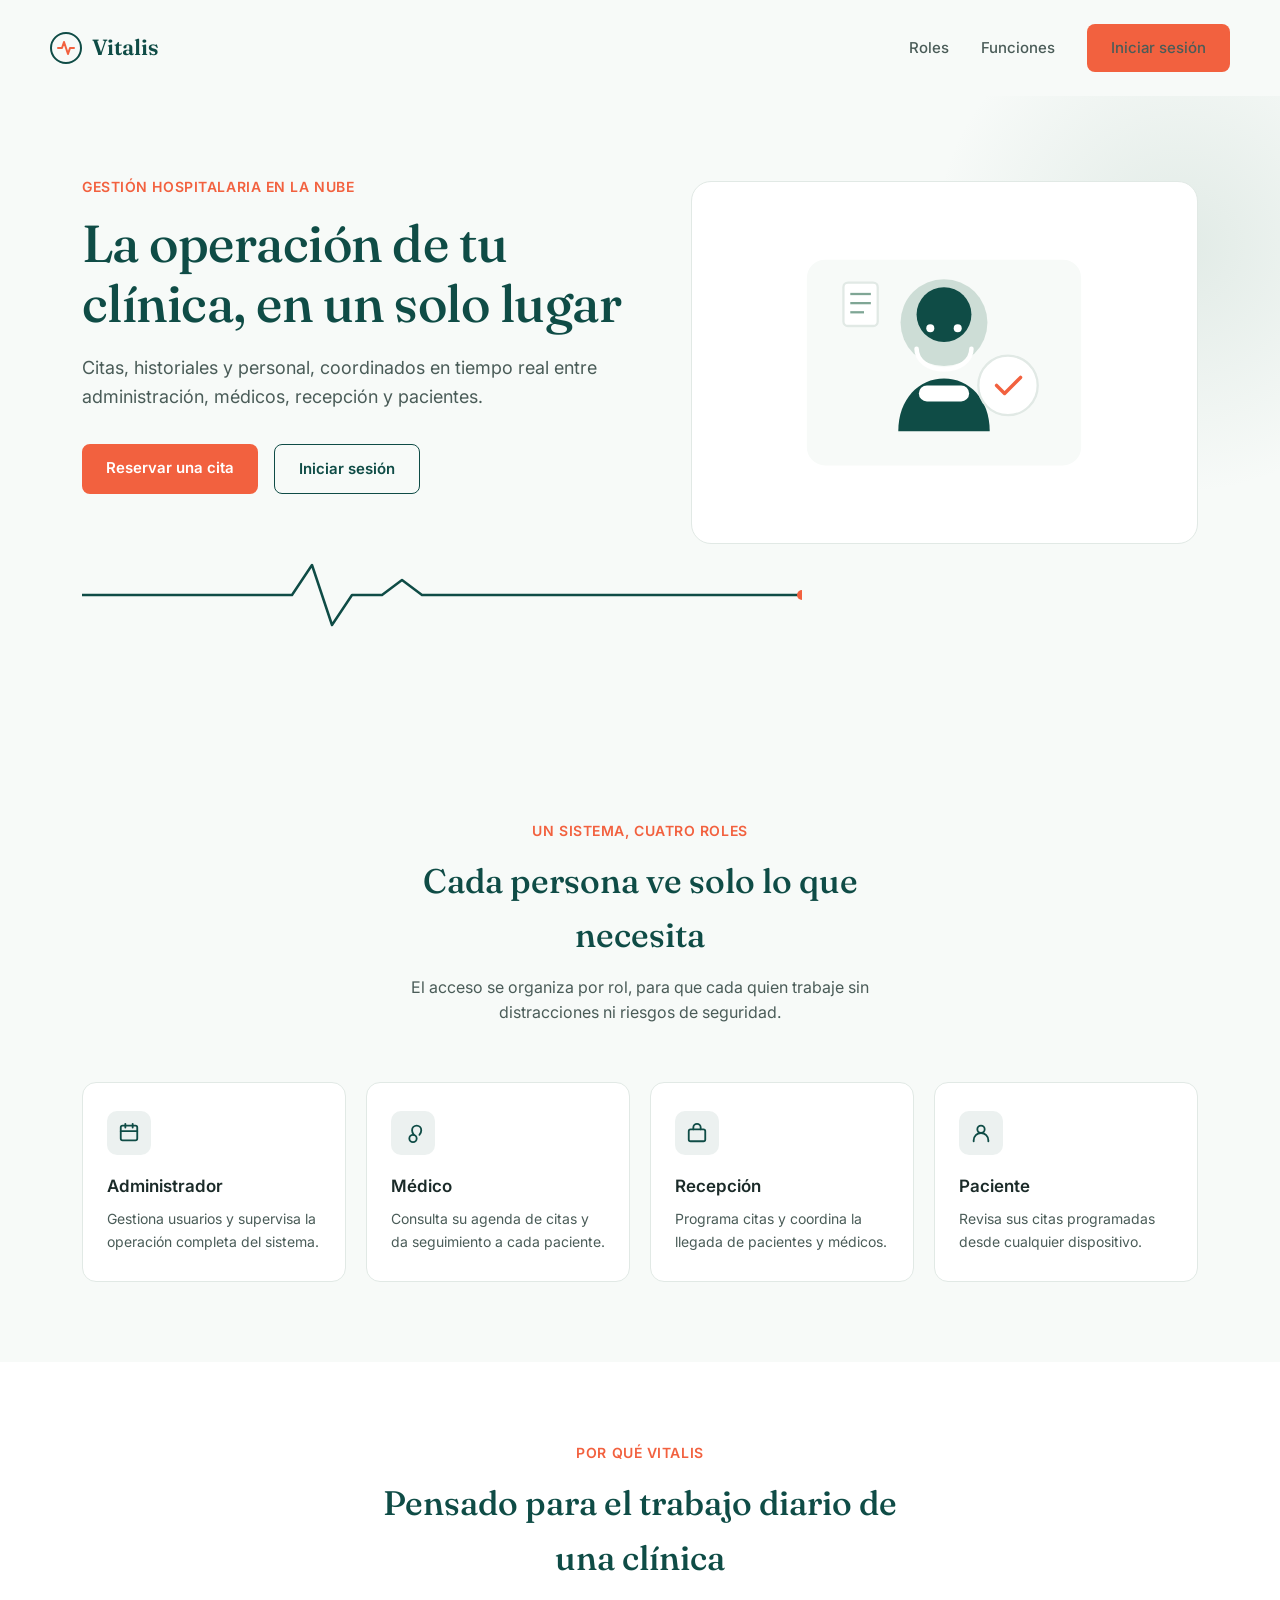
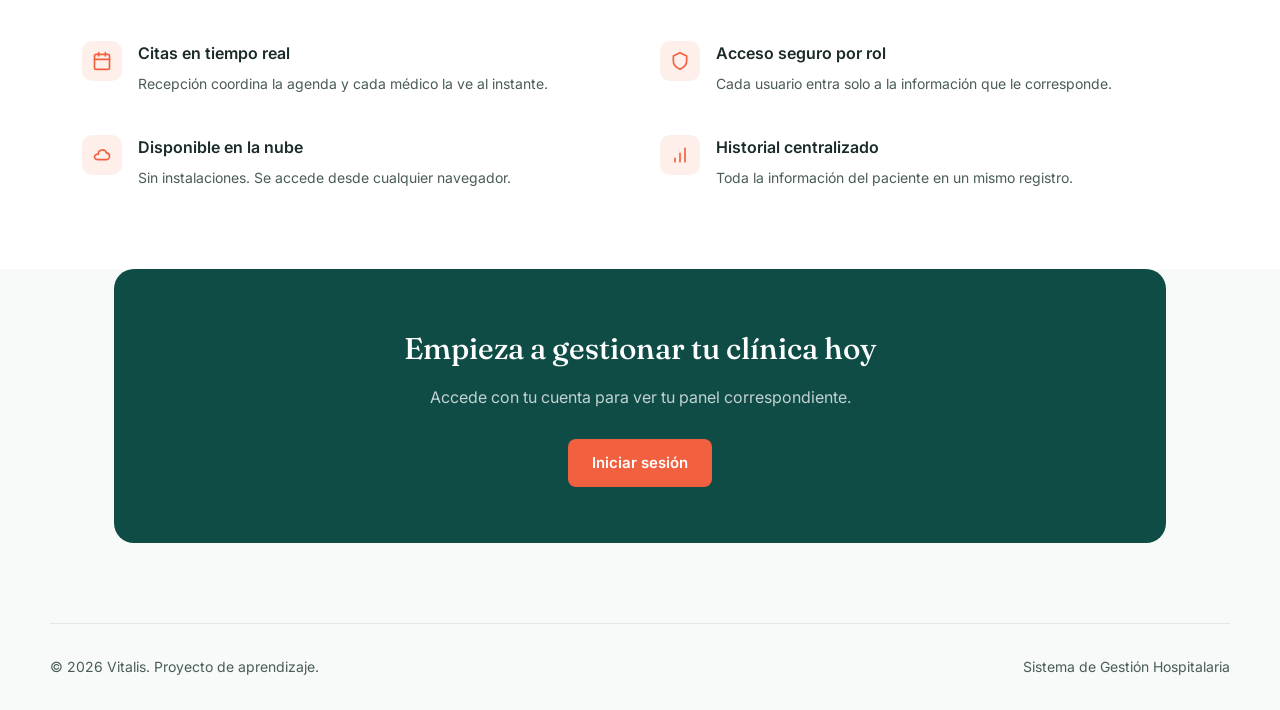
<file: frontend/index.html>
<!DOCTYPE html>
<html lang="es">
<head>
    <meta charset="UTF-8">
    <meta name="viewport" content="width=device-width, initial-scale=1.0">
    <title>Vitalis — Sistema de Gestión Hospitalaria</title>
    <link rel="stylesheet" href="css/landing.css">
</head>
<body>

    <header class="envoltorio encabezado">
        <div class="marca">
            <svg class="marca-icono" viewBox="0 0 32 32" fill="none" xmlns="http://www.w3.org/2000/svg">
                <circle cx="16" cy="16" r="15" stroke="#0F4C46" stroke-width="2"/>
                <path d="M8 16H12L14 10L18 22L20 16H24" stroke="#F2613F" stroke-width="2" stroke-linecap="round" stroke-linejoin="round"/>
            </svg>
            Vitalis
        </div>
        <nav class="nav-links">
            <a href="#roles">Roles</a>
            <a href="#funciones">Funciones</a>
            <a href="login.html" class="boton-primario">Iniciar sesión</a>
        </nav>
    </header>

    <section class="hero">
        <div class="hero-forma"></div>
        <div class="envoltorio">
            <div class="hero-grid">
                <div class="hero-contenido">
                    <span class="hero-eyebrow">Gestión hospitalaria en la nube</span>
                    <h1>La operación de tu clínica, en un solo lugar</h1>
                    <p>Citas, historiales y personal, coordinados en tiempo real entre administración, médicos, recepción y pacientes.</p>
                    <div class="hero-botones">
                        <a href="registro.html" class="boton-primario">Reservar una cita</a>
                        <a href="login.html" class="boton-secundario">Iniciar sesión</a>
                    </div>
                </div>
                <div class="hero-ilustracion">
                    <svg viewBox="0 0 280 260" fill="none" xmlns="http://www.w3.org/2000/svg">
                        <rect x="20" y="40" width="240" height="180" rx="16" fill="#F7FAF8"/>
                        <circle cx="140" cy="95" r="38" fill="#7FA695" opacity="0.35"/>
                        <circle cx="140" cy="88" r="24" fill="#0F4C46"/>
                        <path d="M100 190c0-28 18-46 40-46s40 18 40 46" fill="#0F4C46"/>
                        <rect x="118" y="150" width="44" height="14" rx="7" fill="white"/>
                        <path d="M116 118c0 10 10 18 24 18s24-8 24-18" stroke="white" stroke-width="4" stroke-linecap="round" fill="none"/>
                        <circle cx="128" cy="100" r="3.5" fill="white"/>
                        <circle cx="152" cy="100" r="3.5" fill="white"/>
                        <circle cx="196" cy="150" r="26" fill="white" stroke="#E1E9E5" stroke-width="2"/>
                        <path d="M186 150l7 7 14-14" stroke="#F2613F" stroke-width="3" stroke-linecap="round" stroke-linejoin="round" fill="none"/>
                        <rect x="52" y="60" width="30" height="38" rx="4" fill="white" stroke="#E1E9E5" stroke-width="2"/>
                        <line x1="58" y1="70" x2="76" y2="70" stroke="#7FA695" stroke-width="2"/>
                        <line x1="58" y1="78" x2="76" y2="78" stroke="#7FA695" stroke-width="2"/>
                        <line x1="58" y1="86" x2="70" y2="86" stroke="#7FA695" stroke-width="2"/>
                    </svg>
                </div>
            </div>
            <div class="pulso-contenedor">
                <svg class="pulso-linea" viewBox="0 0 720 90" preserveAspectRatio="none">
                    <path class="pulso-path" d="M0,45 L180,45 L210,45 L230,15 L250,75 L270,45 L300,45 L320,30 L340,45 L720,45" />
                    <circle class="pulso-punto" cx="720" cy="45" r="5" />
                </svg>
            </div>
        </div>
    </section>

    <section class="seccion" id="roles">
        <div class="envoltorio">
            <div class="seccion-titulo">
                <span class="seccion-eyebrow">Un sistema, cuatro roles</span>
                <h2>Cada persona ve solo lo que necesita</h2>
                <p>El acceso se organiza por rol, para que cada quien trabaje sin distracciones ni riesgos de seguridad.</p>
            </div>
            <div class="tarjetas-roles">
                <div class="tarjeta-rol">
                    <div class="tarjeta-rol-icono">
                        <svg viewBox="0 0 24 24" fill="none" stroke-width="2" stroke-linecap="round" stroke-linejoin="round"><rect x="3" y="4" width="18" height="16" rx="2"/><path d="M8 2v4M16 2v4M3 10h18"/></svg>
                    </div>
                    <h3>Administrador</h3>
                    <p>Gestiona usuarios y supervisa la operación completa del sistema.</p>
                </div>
                <div class="tarjeta-rol">
                    <div class="tarjeta-rol-icono">
                        <svg viewBox="0 0 24 24" fill="none" stroke-width="2" stroke-linecap="round" stroke-linejoin="round"><path d="M19 14c1.5-1.5 2-3 2-5a5 5 0 0 0-10 0c0 2 .5 3.5 2 5"/><circle cx="12" cy="18" r="4"/></svg>
                    </div>
                    <h3>Médico</h3>
                    <p>Consulta su agenda de citas y da seguimiento a cada paciente.</p>
                </div>
                <div class="tarjeta-rol">
                    <div class="tarjeta-rol-icono">
                        <svg viewBox="0 0 24 24" fill="none" stroke-width="2" stroke-linecap="round" stroke-linejoin="round"><rect x="3" y="8" width="18" height="13" rx="2"/><path d="M8 8V6a4 4 0 0 1 8 0v2"/></svg>
                    </div>
                    <h3>Recepción</h3>
                    <p>Programa citas y coordina la llegada de pacientes y médicos.</p>
                </div>
                <div class="tarjeta-rol">
                    <div class="tarjeta-rol-icono">
                        <svg viewBox="0 0 24 24" fill="none" stroke-width="2" stroke-linecap="round" stroke-linejoin="round"><circle cx="12" cy="8" r="4"/><path d="M4 21v-1a8 8 0 0 1 16 0v1"/></svg>
                    </div>
                    <h3>Paciente</h3>
                    <p>Revisa sus citas programadas desde cualquier dispositivo.</p>
                </div>
            </div>
        </div>
    </section>

    <section class="seccion seccion-alterna" id="funciones">
        <div class="envoltorio">
            <div class="seccion-titulo">
                <span class="seccion-eyebrow">Por qué Vitalis</span>
                <h2>Pensado para el trabajo diario de una clínica</h2>
            </div>
            <div class="grid-features">
                <div class="feature-item">
                    <div class="feature-icono">
                        <svg viewBox="0 0 24 24" fill="none" stroke-width="2" stroke-linecap="round" stroke-linejoin="round"><rect x="3" y="4" width="18" height="18" rx="2"/><path d="M16 2v4M8 2v4M3 10h18"/></svg>
                    </div>
                    <div class="feature-texto">
                        <h3>Citas en tiempo real</h3>
                        <p>Recepción coordina la agenda y cada médico la ve al instante.</p>
                    </div>
                </div>
                <div class="feature-item">
                    <div class="feature-icono">
                        <svg viewBox="0 0 24 24" fill="none" stroke-width="2" stroke-linecap="round" stroke-linejoin="round"><path d="M12 2l8 4v6c0 5-3.5 8-8 10-4.5-2-8-5-8-10V6z"/></svg>
                    </div>
                    <div class="feature-texto">
                        <h3>Acceso seguro por rol</h3>
                        <p>Cada usuario entra solo a la información que le corresponde.</p>
                    </div>
                </div>
                <div class="feature-item">
                    <div class="feature-icono">
                        <svg viewBox="0 0 24 24" fill="none" stroke-width="2" stroke-linecap="round" stroke-linejoin="round"><path d="M3 15a4 4 0 0 1 4-4h.5a5 5 0 0 1 9.8-1.5A4 4 0 0 1 21 13.5a4 4 0 0 1-4 4H7a4 4 0 0 1-4-2.5z"/></svg>
                    </div>
                    <div class="feature-texto">
                        <h3>Disponible en la nube</h3>
                        <p>Sin instalaciones. Se accede desde cualquier navegador.</p>
                    </div>
                </div>
                <div class="feature-item">
                    <div class="feature-icono">
                        <svg viewBox="0 0 24 24" fill="none" stroke-width="2" stroke-linecap="round" stroke-linejoin="round"><path d="M12 20V10M18 20V4M6 20v-4"/></svg>
                    </div>
                    <div class="feature-texto">
                        <h3>Historial centralizado</h3>
                        <p>Toda la información del paciente en un mismo registro.</p>
                    </div>
                </div>
            </div>
        </div>
    </section>

    <section class="envoltorio">
        <div class="cta-final">
            <h2>Empieza a gestionar tu clínica hoy</h2>
            <p>Accede con tu cuenta para ver tu panel correspondiente.</p>
            <a href="login.html" class="boton-primario">Iniciar sesión</a>
        </div>
    </section>

    <footer class="envoltorio pie">
        <span class="pie-texto">© 2026 Vitalis. Proyecto de aprendizaje.</span>
        <span class="pie-texto">Sistema de Gestión Hospitalaria</span>
    </footer>

</body>
</html>
</file>
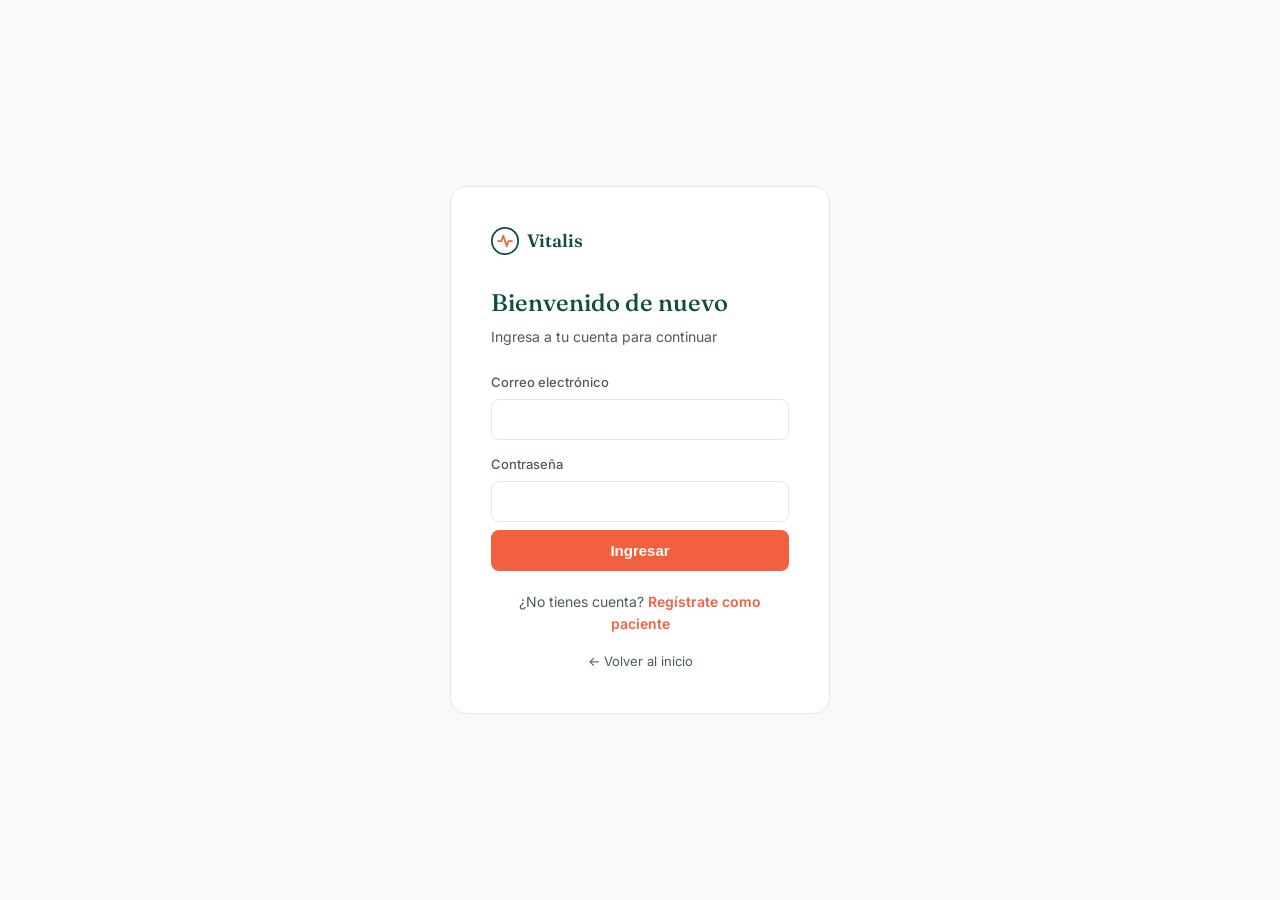
<file: frontend/admin.html>
<!DOCTYPE html>
<html lang="es">
<head>
    <meta charset="UTF-8">
    <title>Panel Administrador — Vitalis</title>
    <link rel="stylesheet" href="css/landing.css">
    <link rel="stylesheet" href="css/panel-vitalis.css">
</head>
<body>
    <header class="panel-header">
        <div class="panel-marca">
            <svg viewBox="0 0 32 32" fill="none" xmlns="http://www.w3.org/2000/svg" width="24" height="24">
                <circle cx="16" cy="16" r="15" stroke="#0F4C46" stroke-width="2"/>
                <path d="M8 16H12L14 10L18 22L20 16H24" stroke="#F2613F" stroke-width="2" stroke-linecap="round" stroke-linejoin="round"/>
            </svg>
            Vitalis
        </div>
        <div class="panel-usuario">
            <span class="panel-usuario-nombre" id="bienvenida"></span>
            <button class="boton-salir" onclick="cerrarSesion()">Cerrar sesión</button>
        </div>
    </header>

    <main class="panel-cuerpo" style="max-width:1040px;">
        <div class="panel-grid">
            <div class="panel-principal">

        <div class="dashboard-stats">
            <div class="stat-tarjeta">
                <div class="stat-numero" id="stat-usuarios">-</div>
                <div class="stat-etiqueta">Usuarios totales</div>
            </div>
            <div class="stat-tarjeta">
                <div class="stat-numero" id="stat-pacientes">-</div>
                <div class="stat-etiqueta">Pacientes</div>
            </div>
            <div class="stat-tarjeta">
                <div class="stat-numero" id="stat-citas">-</div>
                <div class="stat-etiqueta">Citas totales</div>
            </div>
            <div class="stat-tarjeta">
                <div class="stat-numero" id="stat-ingresos">-</div>
                <div class="stat-etiqueta">Ingresos cobrados</div>
            </div>
        </div>

        <div style="display:flex; justify-content:space-between; align-items:center; margin-bottom:18px;">
            <div class="seccion-historial-titulo" style="margin-bottom:0;">
                <svg viewBox="0 0 24 24" fill="none" stroke-width="2" stroke-linecap="round" stroke-linejoin="round"><rect x="3" y="4" width="18" height="16" rx="2"/><path d="M8 2v4M16 2v4M3 10h18"/></svg>
                <h2>Usuarios del sistema</h2>
            </div>
            <button class="boton-primario" onclick="abrirModalUsuario()">+ Nuevo usuario</button>
        </div>

        <div class="filtro-estado">
            <button class="filtro-boton activo" data-rol="todos" onclick="filtrarUsuarios('todos', this)">Todos</button>
            <button class="filtro-boton" data-rol="Administrador" onclick="filtrarUsuarios('Administrador', this)">Administradores</button>
            <button class="filtro-boton" data-rol="Médico" onclick="filtrarUsuarios('Médico', this)">Médicos</button>
            <button class="filtro-boton" data-rol="Recepción" onclick="filtrarUsuarios('Recepción', this)">Recepción</button>
            <button class="filtro-boton" data-rol="Paciente" onclick="filtrarUsuarios('Paciente', this)">Pacientes</button>
        </div>

        <div class="lista-agenda-scroll" style="max-height:480px;">
            <table class="tabla-usuarios">
                <thead>
                    <tr>
                        <th>Nombre</th>
                        <th>Email</th>
                        <th>Rol</th>
                        <th>Estado</th>
                        <th>Acciones</th>
                    </tr>
                </thead>
                <tbody id="cuerpo-tabla-usuarios">
                    <tr><td colspan="5">Cargando usuarios...</td></tr>
                </tbody>
            </table>
        </div>

            </div>

            <aside class="sidebar-sticky">
                <div class="sidebar-campania">
                    <span class="sidebar-campania-badge">Resumen</span>
                    <h3>Panel de control general</h3>
                    <p>Supervisa usuarios, citas e ingresos desde un solo lugar.</p>
                </div>
                <div class="sidebar-info">
                    <h4>Buenas practicas</h4>
                    <div class="sidebar-info-item">
                        <svg viewBox="0 0 24 24" fill="none" stroke-width="2" stroke-linecap="round" stroke-linejoin="round"><path d="M12 2l8 4v6c0 5-3.5 8-8 10-4.5-2-8-5-8-10V6z"/></svg>
                        Verifica credenciales antes de registrar personal
                    </div>
                    <div class="sidebar-info-item">
                        <svg viewBox="0 0 24 24" fill="none" stroke-width="2" stroke-linecap="round" stroke-linejoin="round"><circle cx="12" cy="12" r="9"/><path d="M12 7v5l3 3"/></svg>
                        Desactiva cuentas en vez de eliminarlas
                    </div>
                </div>
            </aside>
        </div>
    </main>

    <div class="modal-fondo" id="modal-usuario">
        <div class="modal-caja">
            <h3>Registrar nuevo usuario</h3>
            <form id="form-usuario">
                <label for="email">Correo electrónico</label>
                <input type="email" id="email" required style="width:100%; padding:10px 12px; border:1px solid var(--borde); border-radius:8px; font-size:14px;">

                <label for="password">Contraseña temporal</label>
                <input type="password" id="password" required style="width:100%; padding:10px 12px; border:1px solid var(--borde); border-radius:8px; font-size:14px;">

                <label for="nombre_completo">Nombre completo</label>
                <input type="text" id="nombre_completo" required style="width:100%; padding:10px 12px; border:1px solid var(--borde); border-radius:8px; font-size:14px;">

                <label for="rol_id">Rol</label>
                <select id="rol_id" required style="width:100%; padding:10px 12px; border:1px solid var(--borde); border-radius:8px; font-size:14px;">
                    <option value="">Selecciona un rol</option>
                    <option value="1">Administrador</option>
                    <option value="2">Médico</option>
                    <option value="3">Recepción</option>
                    <option value="4">Paciente</option>
                </select>

                <div id="campos-medico" style="display:none;">
                    <label for="especialidad">Especialidad</label>
                    <input type="text" id="especialidad" style="width:100%; padding:10px 12px; border:1px solid var(--borde); border-radius:8px; font-size:14px;">
                    <label for="colegiatura">Colegiatura</label>
                    <input type="text" id="colegiatura" style="width:100%; padding:10px 12px; border:1px solid var(--borde); border-radius:8px; font-size:14px;">
                </div>

                <div id="campos-paciente" style="display:none;">
                    <label for="fecha_nacimiento">Fecha de nacimiento</label>
                    <input type="date" id="fecha_nacimiento" style="width:100%; padding:10px 12px; border:1px solid var(--borde); border-radius:8px; font-size:14px;">
                    <label for="telefono">Teléfono</label>
                    <input type="text" id="telefono" style="width:100%; padding:10px 12px; border:1px solid var(--borde); border-radius:8px; font-size:14px;">
                </div>

                <p id="mensaje-resultado" style="font-size:13px; margin-top:10px;"></p>

                <div class="modal-botones">
                    <button type="submit" class="boton-primario" style="flex:1;">Registrar</button>
                    <button type="button" class="boton-cerrar-modal" onclick="cerrarModalUsuario()">Cancelar</button>
                </div>
            </form>
        </div>
    </div>

    <div class="modal-fondo" id="modal-editar">
        <div class="modal-caja">
            <h3>Editar usuario</h3>
            <form id="form-editar">
                <label for="editar_nombre">Nombre completo</label>
                <input type="text" id="editar_nombre" required style="width:100%; padding:10px 12px; border:1px solid var(--borde); border-radius:8px; font-size:14px;">

                <div id="editar-campos-medico" style="display:none;">
                    <label for="editar_especialidad">Especialidad</label>
                    <input type="text" id="editar_especialidad" style="width:100%; padding:10px 12px; border:1px solid var(--borde); border-radius:8px; font-size:14px;">
                    <label for="editar_colegiatura">Colegiatura</label>
                    <input type="text" id="editar_colegiatura" style="width:100%; padding:10px 12px; border:1px solid var(--borde); border-radius:8px; font-size:14px;">
                </div>

                <div id="editar-campos-paciente" style="display:none;">
                    <label for="editar_telefono">Teléfono</label>
                    <input type="text" id="editar_telefono" style="width:100%; padding:10px 12px; border:1px solid var(--borde); border-radius:8px; font-size:14px;">
                    <label for="editar_fecha_nacimiento">Fecha de nacimiento</label>
                    <input type="date" id="editar_fecha_nacimiento" style="width:100%; padding:10px 12px; border:1px solid var(--borde); border-radius:8px; font-size:14px;">
                </div>

                <p id="editar_mensaje" style="font-size:13px; margin-top:10px;"></p>

                <div class="modal-botones">
                    <button type="submit" class="boton-primario" style="flex:1;">Guardar cambios</button>
                    <button type="button" class="boton-cerrar-modal" onclick="cerrarModalEditar()">Cancelar</button>
                </div>
            </form>
        </div>
    </div>

    <script src="js/comun.js"></script>
    <script src="js/admin.js"></script>
</body>
</html>
</file>
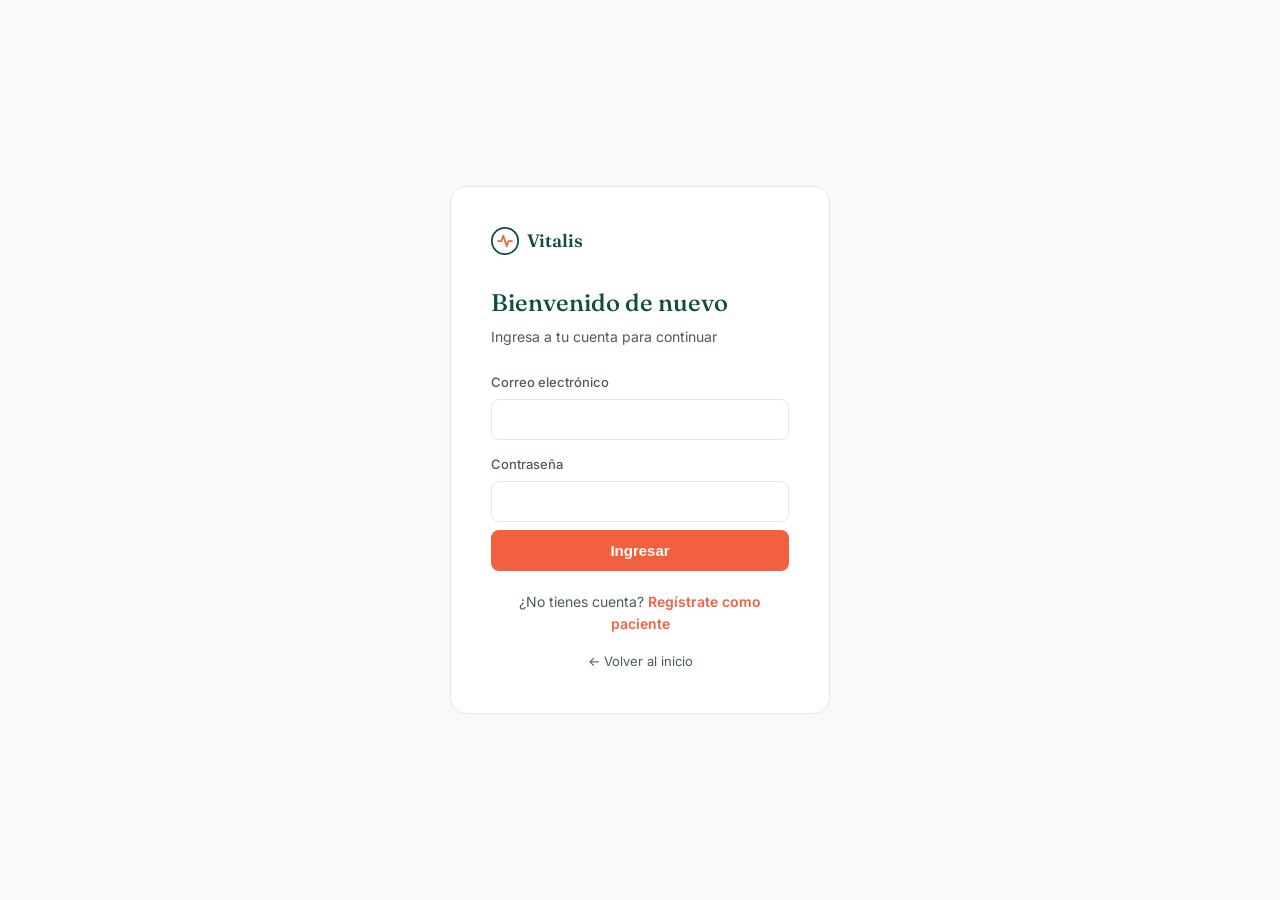
<file: frontend/login.html>
<!DOCTYPE html>
<html lang="es">
<head>
    <meta charset="UTF-8">
    <title>Iniciar sesión — Vitalis</title>
    <link rel="stylesheet" href="css/landing.css">
    <link rel="stylesheet" href="css/login.css">
</head>
<body>
    <div class="pagina-login">
        <div class="login-tarjeta">
            <div class="login-marca">
                <svg viewBox="0 0 32 32" fill="none" xmlns="http://www.w3.org/2000/svg" width="28" height="28">
                    <circle cx="16" cy="16" r="15" stroke="#0F4C46" stroke-width="2"/>
                    <path d="M8 16H12L14 10L18 22L20 16H24" stroke="#F2613F" stroke-width="2" stroke-linecap="round" stroke-linejoin="round"/>
                </svg>
                Vitalis
            </div>
            <h1>Bienvenido de nuevo</h1>
            <p class="login-subtitulo">Ingresa a tu cuenta para continuar</p>

            <form id="form-login">
                <label for="email">Correo electrónico</label>
                <input type="email" id="email" required>

                <label for="password">Contraseña</label>
                <input type="password" id="password" required>

                <button type="submit" class="boton-primario" style="width:100%; margin-top:8px;">Ingresar</button>
            </form>
            <p id="mensaje-error"></p>

            <p class="login-registro">¿No tienes cuenta? <a href="registro.html">Regístrate como paciente</a></p>
            <p class="login-volver"><a href="index.html">← Volver al inicio</a></p>
        </div>
    </div>

    <script src="js/login.js"></script>
</body>
</html>
</file>
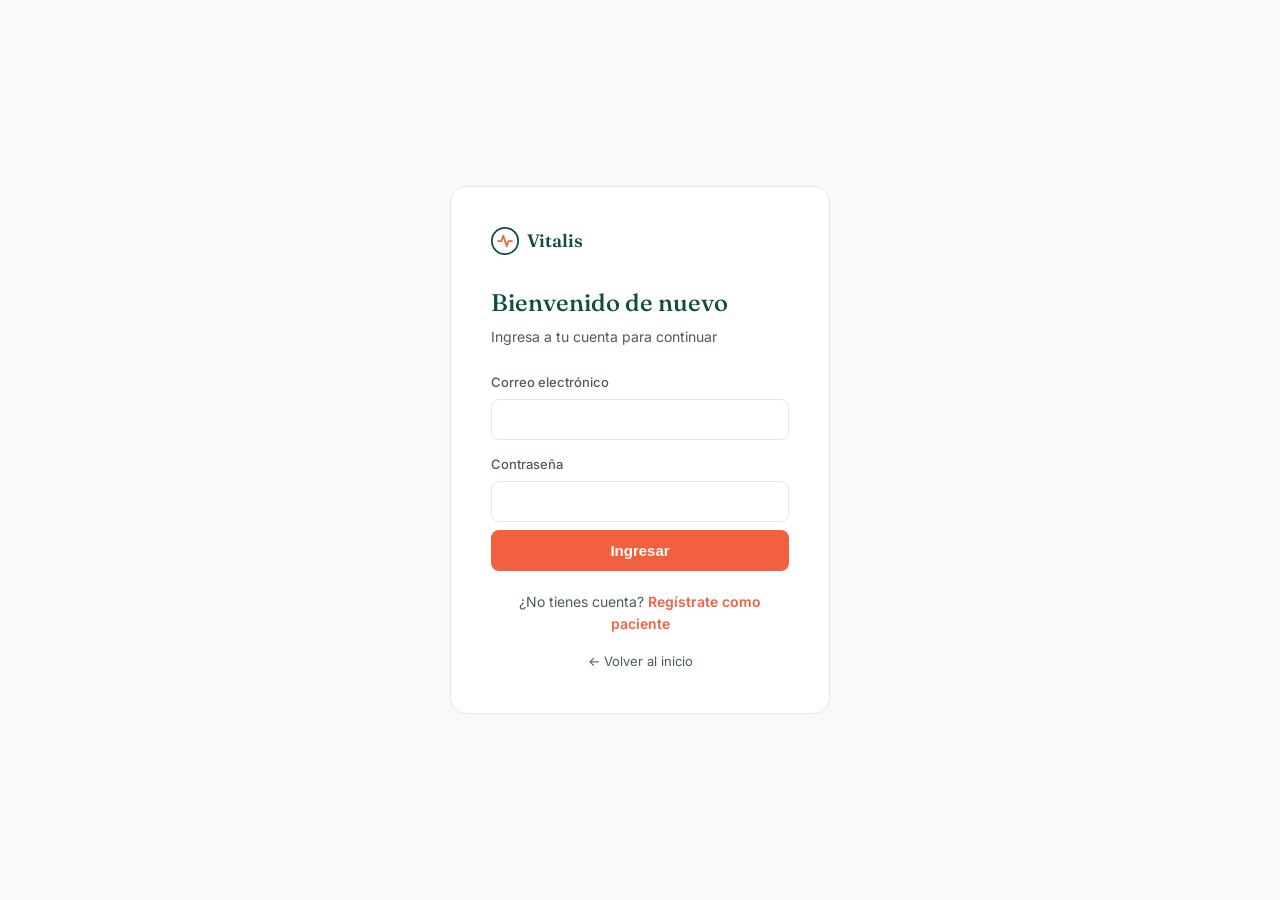
<file: frontend/medico.html>
<!DOCTYPE html>
<html lang="es">
<head>
    <meta charset="UTF-8">
    <title>Mi Agenda — Vitalis</title>
    <link rel="stylesheet" href="css/landing.css">
    <link rel="stylesheet" href="css/panel-vitalis.css">
</head>
<body>
    <header class="panel-header">
        <div class="panel-marca">
            <svg viewBox="0 0 32 32" fill="none" xmlns="http://www.w3.org/2000/svg" width="24" height="24">
                <circle cx="16" cy="16" r="15" stroke="#0F4C46" stroke-width="2"/>
                <path d="M8 16H12L14 10L18 22L20 16H24" stroke="#F2613F" stroke-width="2" stroke-linecap="round" stroke-linejoin="round"/>
            </svg>
            Vitalis
        </div>
        <div class="panel-usuario">
            <span class="panel-usuario-nombre" id="bienvenida"></span>
            <button class="boton-salir" onclick="cerrarSesion()">Cerrar sesión</button>
        </div>
    </header>

    <main class="panel-cuerpo" style="max-width:1040px;">
        <div class="panel-grid">
            <div class="panel-principal">

                <div class="resumen-dia">
                    <div class="resumen-item">
                        <div class="numero" id="contador-total">-</div>
                        <div class="etiqueta">Total de citas</div>
                    </div>
                    <div class="resumen-item">
                        <div class="numero" id="contador-pendientes">-</div>
                        <div class="etiqueta">Por confirmar</div>
                    </div>
                    <div class="resumen-item">
                        <div class="numero" id="contador-confirmadas">-</div>
                        <div class="etiqueta">Confirmadas</div>
                    </div>
                </div>

                <div class="seccion-historial-titulo">
                    <svg viewBox="0 0 24 24" fill="none" stroke-width="2" stroke-linecap="round" stroke-linejoin="round"><path d="M19 14c1.5-1.5 2-3 2-5a5 5 0 0 0-10 0c0 2 .5 3.5 2 5"/><circle cx="12" cy="18" r="4"/></svg>
                    <h2>Mi agenda</h2>
                </div>
                <div id="lista-citas">
                    <p>Cargando agenda...</p>
                </div>

            </div>

            <aside class="sidebar-sticky">
                <div class="sidebar-campania">
                    <span class="sidebar-campania-badge">Institucional</span>
                    <h3>Protocolo de bioseguridad actualizado</h3>
                    <p>Revisa las nuevas pautas de atención antes de tu siguiente turno.</p>
                </div>

                <div class="sidebar-info">
                    <h4>Tu semana</h4>
                    <div class="sidebar-info-item">
                        <svg viewBox="0 0 24 24" fill="none" stroke-width="2" stroke-linecap="round" stroke-linejoin="round"><path d="M20 6L9 17l-5-5"/></svg>
                        <span id="stat-atendidas">0</span> consultas atendidas
                    </div>
                    <div class="sidebar-info-item">
                        <svg viewBox="0 0 24 24" fill="none" stroke-width="2" stroke-linecap="round" stroke-linejoin="round"><circle cx="12" cy="12" r="9"/><path d="M12 7v5l3 3"/></svg>
                        <span id="stat-pendientes">0</span> citas por confirmar
                    </div>
                </div>

                <div class="sidebar-info">
                    <h4>Recordatorios</h4>
                    <div class="sidebar-info-item">
                        <svg viewBox="0 0 24 24" fill="none" stroke-width="2" stroke-linecap="round" stroke-linejoin="round"><path d="M12 8v4l3 3"/><circle cx="12" cy="12" r="9"/></svg>
                        Actualiza tu disponibilidad semanal
                    </div>
                    <div class="sidebar-info-item">
                        <svg viewBox="0 0 24 24" fill="none" stroke-width="2" stroke-linecap="round" stroke-linejoin="round"><path d="M12 2l8 4v6c0 5-3.5 8-8 10-4.5-2-8-5-8-10V6z"/></svg>
                        Capacitación de bioseguridad pendiente
                    </div>
                </div>
            </aside>
        </div>
    </main>

    <div class="modal-fondo" id="modal-atender">
        <div class="modal-caja">
            <h3>Registrar atención</h3>
            <form id="form-atender">
                <label for="diagnostico">Diagnóstico</label>
                <textarea id="diagnostico" required></textarea>

                <label for="receta">Receta</label>
                <textarea id="receta"></textarea>

                <div class="modal-botones">
                    <button type="submit" class="boton-primario" style="flex:1;">Guardar</button>
                    <button type="button" class="boton-cerrar-modal" onclick="cerrarModal()">Cancelar</button>
                </div>
            </form>
        </div>
    </div>

    <div class="modal-fondo" id="modal-historial">
        <div class="modal-caja" style="width:520px; max-height:80vh; overflow-y:auto;">
            <h3 id="historial-titulo">Historial del paciente</h3>
            <div id="historial-contenido">
                <p>Cargando...</p>
            </div>
            <div class="modal-botones">
                <button type="button" class="boton-cerrar-modal" style="flex:1;" onclick="cerrarModalHistorial()">Cerrar</button>
            </div>
        </div>
    </div>

    <script src="js/comun.js"></script>
    <script src="js/medico.js"></script>
</body>
</html>
</file>
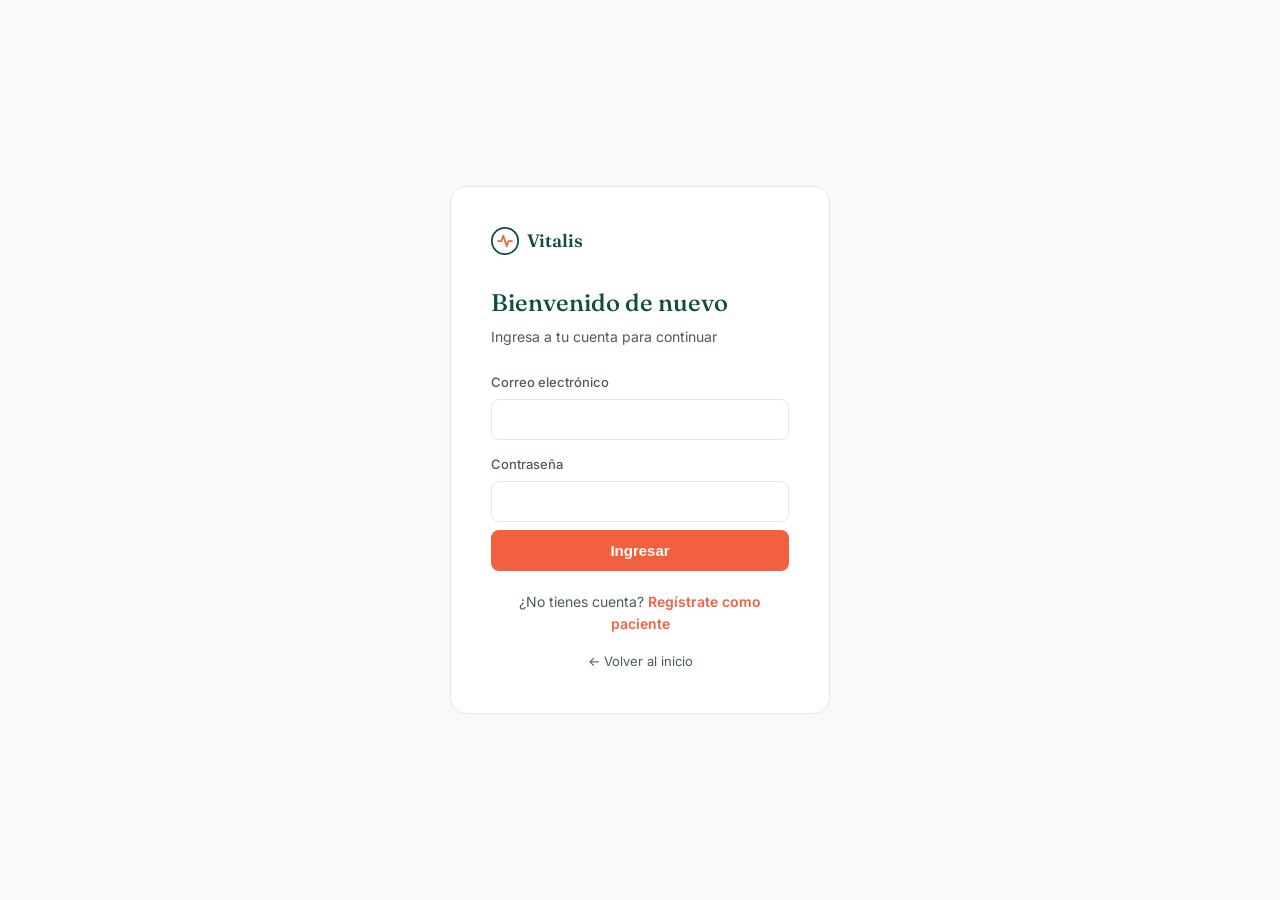
<file: frontend/paciente.html>
<!DOCTYPE html>
<html lang="es">
<head>
    <meta charset="UTF-8">
    <title>Mis Citas — Vitalis</title>
    <link rel="stylesheet" href="css/landing.css">
    <link rel="stylesheet" href="css/panel-vitalis.css">
</head>
<body>
    <header class="panel-header">
        <div class="panel-marca">
            <svg viewBox="0 0 32 32" fill="none" xmlns="http://www.w3.org/2000/svg" width="24" height="24">
                <circle cx="16" cy="16" r="15" stroke="#0F4C46" stroke-width="2"/>
                <path d="M8 16H12L14 10L18 22L20 16H24" stroke="#F2613F" stroke-width="2" stroke-linecap="round" stroke-linejoin="round"/>
            </svg>
            Vitalis
        </div>
        <div class="panel-usuario">
            <span class="panel-usuario-nombre" id="bienvenida"></span>
            <button class="boton-salir" onclick="cerrarSesion()">Cerrar sesión</button>
        </div>
    </header>

    <main class="panel-cuerpo" style="max-width:1040px;">
        <div class="panel-grid">
            <div class="panel-principal">

                <div class="tarjeta-perfil" id="tarjeta-perfil">
                    <div class="perfil-avatar" id="perfil-inicial">-</div>
                    <div class="perfil-datos">
                        <h3 id="perfil-nombre">Cargando...</h3>
                        <div class="perfil-meta">
                            <span id="perfil-email"></span>
                            <span id="perfil-historial"></span>
                        </div>
                    </div>
                </div>

                <div class="tarjeta-reserva">
                    <div class="tarjeta-reserva-titulo">
                        <svg viewBox="0 0 24 24" fill="none" stroke-width="2" stroke-linecap="round" stroke-linejoin="round"><rect x="3" y="4" width="18" height="18" rx="2"/><path d="M16 2v4M8 2v4M3 10h18"/></svg>
                        <h2>Reservar consulta general</h2>
                    </div>
                    <form id="form-reservar">
                        <div class="fila-horario">
                            <div>
                                <label for="fecha">Fecha</label>
                                <input type="date" id="fecha" required>
                            </div>
                            <div>
                                <label for="hora">Horario disponible</label>
                                <select id="hora" required>
                                    <option value="">Selecciona una hora</option>
                                </select>
                            </div>
                        </div>
                        <label for="motivo">Motivo</label>
                        <input type="text" id="motivo" placeholder="Ej: Dolor de cabeza persistente">

                        <button type="submit" class="boton-primario" style="width:100%; margin-top:18px;">Reservar cita</button>
                    </form>
                    <p id="mensaje-resultado"></p>
                </div>

                <div class="seccion-historial-titulo">
                    <svg viewBox="0 0 24 24" fill="none" stroke-width="2" stroke-linecap="round" stroke-linejoin="round"><path d="M12 20V10M18 20V4M6 20v-4"/></svg>
                    <h2>Historial de citas</h2>
                </div>
                <div id="lista-citas">
                    <p>Cargando citas...</p>
                </div>

            </div>

            <aside class="sidebar-sticky">
                <div class="sidebar-campania">
                    <span class="sidebar-campania-badge">Campaña activa</span>
                    <h3>Chequeo preventivo gratuito este mes</h3>
                    <p>Agenda tu consulta general sin costo si es tu primera visita en Vitalis.</p>
                </div>
                <div class="sidebar-info">
                    <h4>Información de contacto</h4>
                    <div class="sidebar-info-item">
                        <svg viewBox="0 0 24 24" fill="none" stroke-width="2" stroke-linecap="round" stroke-linejoin="round"><circle cx="12" cy="12" r="9"/><path d="M12 7v5l3 3"/></svg>
                        Lunes a sábado, 8:00am — 6:00pm
                    </div>
                    <div class="sidebar-info-item">
                        <svg viewBox="0 0 24 24" fill="none" stroke-width="2" stroke-linecap="round" stroke-linejoin="round"><path d="M22 16.92v3a2 2 0 0 1-2.18 2 19.79 19.79 0 0 1-8.63-3.07 19.5 19.5 0 0 1-6-6 19.79 19.79 0 0 1-3.07-8.67A2 2 0 0 1 4.11 2h3a2 2 0 0 1 2 1.72c.13.96.36 1.9.7 2.81a2 2 0 0 1-.45 2.11L8.09 9.91a16 16 0 0 0 6 6l1.27-1.27a2 2 0 0 1 2.11-.45c.9.34 1.85.57 2.81.7A2 2 0 0 1 22 16.92z"/></svg>
                        (01) 555-0192
                    </div>
                </div>
            </aside>
        </div>
    </main>

    <script src="js/comun.js"></script>
    <script src="js/paciente.js"></script>
</body>
</html>
</file>
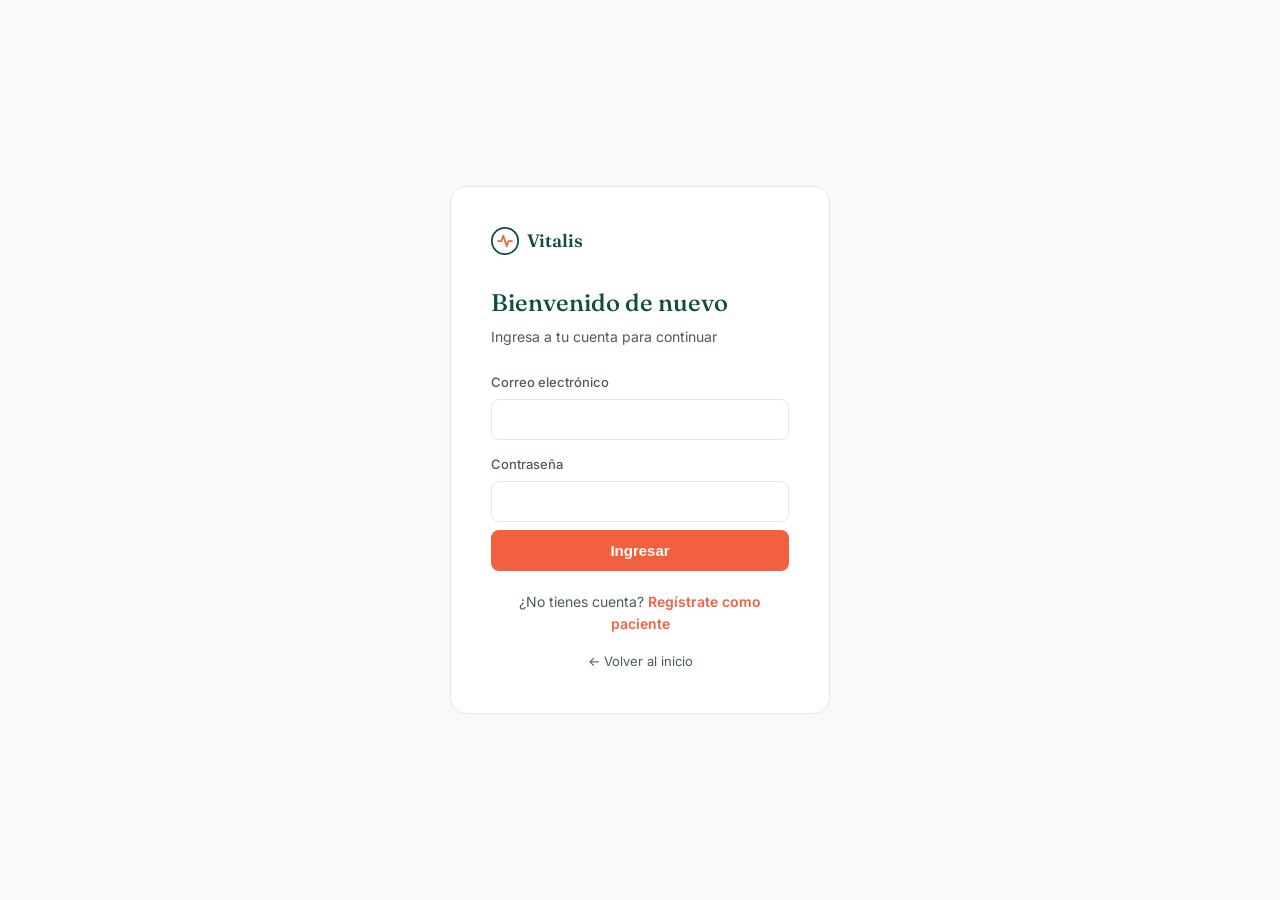
<file: frontend/recepcion.html>
<!DOCTYPE html>
<html lang="es">
<head>
    <meta charset="UTF-8">
    <title>Panel de Recepción — Vitalis</title>
    <link rel="stylesheet" href="css/landing.css">
    <link rel="stylesheet" href="css/panel-vitalis.css">
</head>
<body>
    <header class="panel-header">
        <div class="panel-marca">
            <svg viewBox="0 0 32 32" fill="none" xmlns="http://www.w3.org/2000/svg" width="24" height="24">
                <circle cx="16" cy="16" r="15" stroke="#0F4C46" stroke-width="2"/>
                <path d="M8 16H12L14 10L18 22L20 16H24" stroke="#F2613F" stroke-width="2" stroke-linecap="round" stroke-linejoin="round"/>
            </svg>
            Vitalis
        </div>
        <div class="panel-usuario">
            <span class="panel-usuario-nombre" id="bienvenida"></span>
            <button class="boton-salir" onclick="cerrarSesion()">Cerrar sesión</button>
        </div>
    </header>

    <main class="panel-cuerpo" style="max-width:1040px;">
        <div class="panel-grid">
            <div class="panel-principal">

                <div style="display:flex; justify-content:space-between; align-items:center; margin-bottom:20px;">
                    <div class="filtro-estado" style="margin-bottom:0;">
                        <button class="filtro-boton activo" data-tab="agenda" onclick="cambiarTab('agenda', this)">Agenda del día</button>
                        <button class="filtro-boton" data-tab="pacientes" onclick="cambiarTab('pacientes', this)">Directorio de pacientes</button>
                    </div>
                    <button class="boton-primario" onclick="abrirModalCita()">+ Nueva cita</button>
                </div>

                <div id="tab-agenda">
                    <div class="filtro-estado">
                        <button class="filtro-boton activo" data-filtro="todas" onclick="filtrarAgenda('todas', this)">Todas</button>
                        <button class="filtro-boton" data-filtro="pendiente" onclick="filtrarAgenda('pendiente', this)">Pendientes</button>
                        <button class="filtro-boton" data-filtro="confirmada" onclick="filtrarAgenda('confirmada', this)">Confirmadas</button>
                    </div>
                    <div class="lista-agenda-scroll">
                        <div id="lista-agenda">
                            <p>Cargando agenda...</p>
                        </div>
                    </div>
                </div>

                <div id="tab-pacientes" style="display:none;">
                    <div style="display:flex; gap:10px; margin-bottom:16px;">
                        <input type="text" id="buscador-directorio" placeholder="Buscar por nombre..." style="flex:1; padding:10px 12px; border:1px solid var(--borde); border-radius:8px; font-size:14px;">
                        <select id="orden-directorio" style="padding:10px 12px; border:1px solid var(--borde); border-radius:8px; font-size:14px;">
                            <option value="az">Nombre A-Z</option>
                            <option value="za">Nombre Z-A</option>
                        </select>
                    </div>
                    <div class="lista-agenda-scroll">
                        <div id="lista-pacientes-directorio">
                            <p>Cargando pacientes...</p>
                        </div>
                    </div>
                </div>

            </div>

            <aside class="sidebar-sticky">
                <div class="sidebar-campania">
                    <span class="sidebar-campania-badge">Campaña activa</span>
                    <h3>Semana de la salud preventiva</h3>
                    <p>Recuerda ofrecer el chequeo general gratuito a pacientes nuevos.</p>
                </div>
                <div class="sidebar-info">
                    <h4>Recordatorios</h4>
                    <div class="sidebar-info-item">
                        <svg viewBox="0 0 24 24" fill="none" stroke-width="2" stroke-linecap="round" stroke-linejoin="round"><circle cx="12" cy="12" r="9"/><path d="M12 7v5l3 3"/></svg>
                        Confirma citas pendientes antes del mediodía
                    </div>
                    <div class="sidebar-info-item">
                        <svg viewBox="0 0 24 24" fill="none" stroke-width="2" stroke-linecap="round" stroke-linejoin="round"><path d="M19 14c1.5-1.5 2-3 2-5a5 5 0 0 0-10 0c0 2 .5 3.5 2 5"/><circle cx="12" cy="18" r="4"/></svg>
                        Deriva a especialista si el motivo lo amerita
                    </div>
                </div>
            </aside>
        </div>
    </main>

    <div class="modal-fondo" id="modal-cita">
        <div class="modal-caja">
            <h3>Registrar nueva cita</h3>
            <form id="form-cita">
                <label for="paciente_busqueda">Paciente</label>
                <div style="display:flex; gap:8px; align-items:flex-start;">
                    <div class="autocompletar-contenedor" style="flex:1;">
                        <input type="text" id="paciente_busqueda" placeholder="Escribe el nombre del paciente..." autocomplete="off" required>
                        <input type="hidden" id="paciente" required>
                        <div class="autocompletar-lista" id="autocompletar-lista"></div>
                    </div>
                    <button type="button" class="boton-secundario" style="white-space:nowrap; padding:11px 14px; margin-top:0;" onclick="abrirModalPaciente()">+ Nuevo</button>
                </div>

                <label for="medico">Médico</label>
                <select id="medico" required>
                    <option value="">Cargando...</option>
                </select>

                <div class="fila-horario">
                    <div>
                        <label for="fecha">Fecha</label>
                        <input type="date" id="fecha" required>
                    </div>
                    <div>
                        <label for="hora">Hora</label>
                        <select id="hora" required>
                            <option value="">Selecciona</option>
                        </select>
                    </div>
                </div>

                <label for="motivo">Motivo</label>
                <input type="text" id="motivo" placeholder="Ej: Consulta general">

                <p id="mensaje-resultado"></p>

                <div class="modal-botones">
                    <button type="submit" class="boton-primario" style="flex:1;">Crear cita</button>
                    <button type="button" class="boton-cerrar-modal" onclick="cerrarModalCita()">Cancelar</button>
                </div>
            </form>
        </div>
    </div>

    <div class="modal-fondo" id="modal-nuevo-paciente">
        <div class="modal-caja">
            <h3>Registrar paciente nuevo</h3>
            <form id="form-nuevo-paciente">
                <label for="np_nombre">Nombre completo</label>
                <input type="text" id="np_nombre" required style="width:100%; padding:10px 12px; border:1px solid var(--borde); border-radius:8px; font-size:14px;">

                <label for="np_email">Correo electrónico</label>
                <input type="email" id="np_email" required style="width:100%; padding:10px 12px; border:1px solid var(--borde); border-radius:8px; font-size:14px;">

                <label for="np_password">Contraseña temporal</label>
                <input type="text" id="np_password" required style="width:100%; padding:10px 12px; border:1px solid var(--borde); border-radius:8px; font-size:14px;">

                <label for="np_fecha_nacimiento">Fecha de nacimiento</label>
                <input type="date" id="np_fecha_nacimiento" required style="width:100%; padding:10px 12px; border:1px solid var(--borde); border-radius:8px; font-size:14px;">

                <label for="np_telefono">Teléfono</label>
                <input type="text" id="np_telefono" style="width:100%; padding:10px 12px; border:1px solid var(--borde); border-radius:8px; font-size:14px;">

                <p id="np_mensaje" style="font-size:13px; margin-top:10px;"></p>

                <div class="modal-botones">
                    <button type="submit" class="boton-primario" style="flex:1;">Registrar</button>
                    <button type="button" class="boton-cerrar-modal" onclick="cerrarModalPaciente()">Cancelar</button>
                </div>
            </form>
        </div>
    </div>

    <div class="modal-fondo" id="modal-historial-recepcion">
        <div class="modal-caja" style="width:520px; max-height:80vh; overflow-y:auto;">
            <h3 id="historial-recepcion-titulo">Historial del paciente</h3>
            <div id="historial-recepcion-contenido">
                <p>Cargando...</p>
            </div>
            <div class="modal-botones">
                <button type="button" class="boton-cerrar-modal" style="flex:1;" onclick="cerrarModalHistorialRecepcion()">Cerrar</button>
            </div>
        </div>
    </div>

    <script src="js/comun.js"></script>
    <script src="js/recepcion.js"></script>
</body>
</html>
</file>
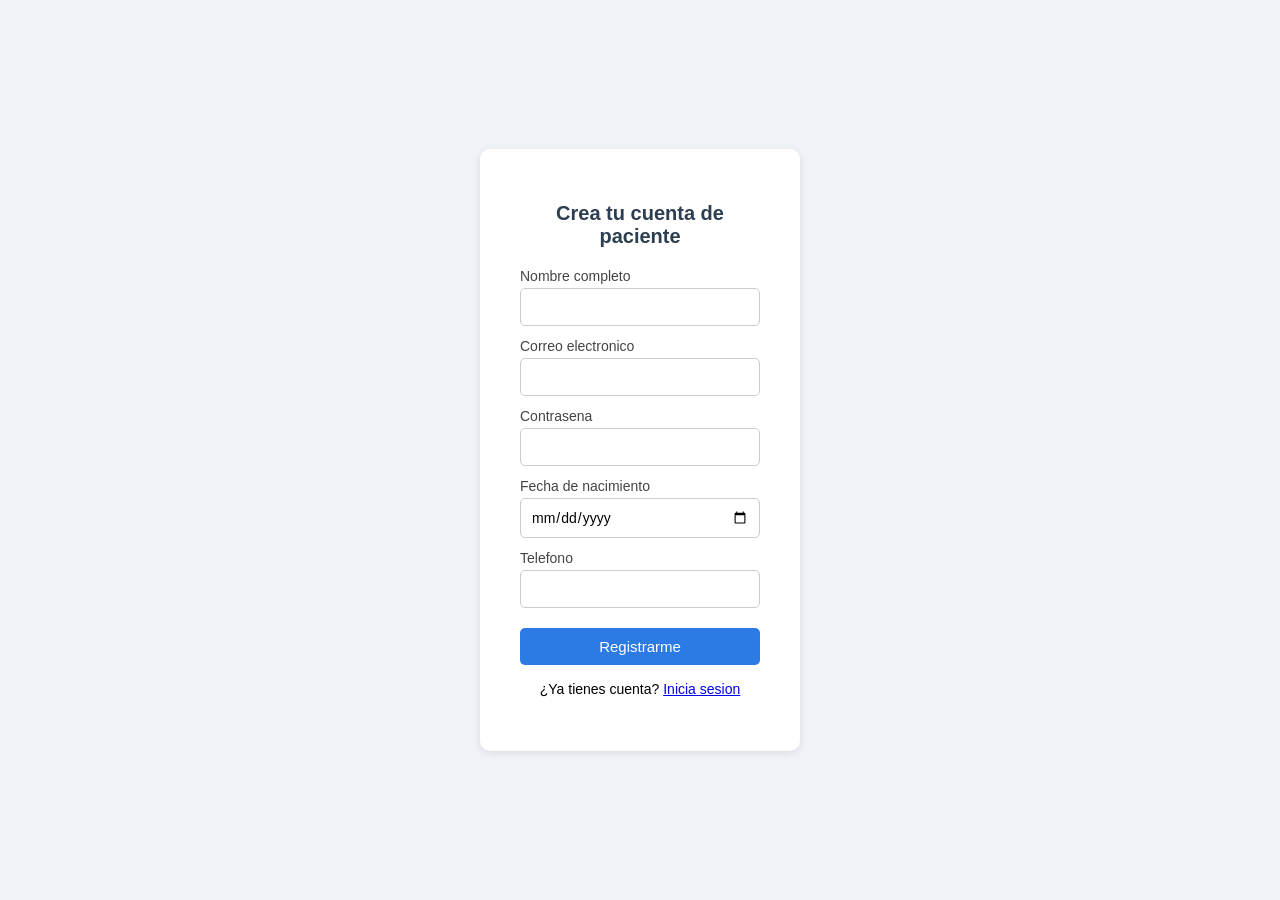
<file: frontend/registro.html>
<!DOCTYPE html>
<html lang="es">
<head>
    <meta charset="UTF-8">
    <title>Regístrate — Vitalis</title>
    <link rel="stylesheet" href="css/estilos.css">
</head>
<body>
    <div class="contenedor-login">
        <h1>Crea tu cuenta de paciente</h1>
        <form id="form-registro">
            <label for="nombre_completo">Nombre completo</label>
            <input type="text" id="nombre_completo" required>

            <label for="email">Correo electronico</label>
            <input type="email" id="email" required>

            <label for="password">Contrasena</label>
            <input type="password" id="password" required minlength="6">

            <label for="fecha_nacimiento">Fecha de nacimiento</label>
            <input type="date" id="fecha_nacimiento" required>

            <label for="telefono">Telefono</label>
            <input type="text" id="telefono">

            <button type="submit">Registrarme</button>
        </form>
        <p id="mensaje-resultado"></p>
        <p style="text-align:center; margin-top:16px; font-size:14px;">
            ¿Ya tienes cuenta? <a href="login.html">Inicia sesion</a>
        </p>
    </div>

    <script src="js/registro.js"></script>
</body>
</html>
</file>
<file: frontend/css/landing.css>
@import url('https://fonts.googleapis.com/css2?family=Fraunces:opsz,wght@9..144,400;9..144,500;9..144,600&family=Inter:wght@400;500;600&display=swap');

:root {
    --verde-profundo: #0F4C46;
    --verde-salvia: #7FA695;
    --coral: #F2613F;
    --coral-oscuro: #C94A2C;
    --fondo: #F7FAF8;
    --texto-oscuro: #1B2B29;
    --texto-suave: #4A5C58;
    --borde: #E1E9E5;
}

* {
    box-sizing: border-box;
    margin: 0;
    padding: 0;
}

body {
    font-family: 'Inter', sans-serif;
    background-color: var(--fondo);
    color: var(--texto-oscuro);
    line-height: 1.6;
}

.envoltorio {
    max-width: 1180px;
    margin: 0 auto;
    padding: 0 32px;
}

.encabezado {
    display: flex;
    justify-content: space-between;
    align-items: center;
    padding: 24px 0;
}

.marca {
    display: flex;
    align-items: center;
    gap: 10px;
    font-family: 'Fraunces', serif;
    font-size: 22px;
    font-weight: 600;
    color: var(--verde-profundo);
}

.marca-icono {
    width: 32px;
    height: 32px;
}

.nav-links {
    display: flex;
    align-items: center;
    gap: 32px;
}

.nav-links a {
    color: var(--texto-suave);
    text-decoration: none;
    font-size: 15px;
    font-weight: 500;
}

.nav-links a:hover {
    color: var(--verde-profundo);
}

.boton-primario {
    background-color: var(--coral);
    color: white;
    border: none;
    padding: 12px 24px;
    border-radius: 8px;
    font-size: 15px;
    font-weight: 600;
    cursor: pointer;
    transition: background-color 0.2s ease;
    text-decoration: none;
    display: inline-block;
}

.boton-primario:hover {
    background-color: var(--coral-oscuro);
}

.boton-secundario {
    background: transparent;
    color: var(--verde-profundo);
    border: 1.5px solid var(--verde-profundo);
    padding: 12px 24px;
    border-radius: 8px;
    font-size: 15px;
    font-weight: 600;
    cursor: pointer;
    text-decoration: none;
    display: inline-block;
}

.boton-secundario:hover {
    background-color: rgba(15, 76, 70, 0.06);
}

.hero {
    padding: 80px 0 100px;
    position: relative;
    overflow: hidden;
}

.hero-contenido {
    max-width: 640px;
    position: relative;
    z-index: 2;
}

.hero-eyebrow {
    font-family: 'Inter', sans-serif;
    font-size: 14px;
    font-weight: 600;
    color: var(--coral);
    letter-spacing: 0.04em;
    text-transform: uppercase;
    margin-bottom: 16px;
    display: block;
}

.hero h1 {
    font-family: 'Fraunces', serif;
    font-size: 52px;
    font-weight: 500;
    line-height: 1.15;
    color: var(--verde-profundo);
    margin-bottom: 20px;
    letter-spacing: -0.01em;
}

.hero p {
    font-size: 18px;
    color: var(--texto-suave);
    margin-bottom: 32px;
    max-width: 520px;
}

.hero-botones {
    display: flex;
    gap: 16px;
    margin-bottom: 56px;
}

.pulso-contenedor {
    width: 100%;
    max-width: 720px;
    height: 90px;
    position: relative;
}

.pulso-linea {
    width: 100%;
    height: 100%;
}

.pulso-path {
    fill: none;
    stroke: var(--verde-profundo);
    stroke-width: 2.5;
    stroke-linecap: round;
    stroke-linejoin: round;
    stroke-dasharray: 1000;
    stroke-dashoffset: 1000;
    animation: dibujar 2.2s ease-out forwards 0.3s;
}

.pulso-punto {
    fill: var(--coral);
    opacity: 0;
    animation: aparecer 0.4s ease-out forwards 2.4s;
}

@keyframes dibujar {
    to { stroke-dashoffset: 0; }
}

@keyframes aparecer {
    to { opacity: 1; }
}

.hero-forma {
    position: absolute;
    top: -100px;
    right: -150px;
    width: 500px;
    height: 500px;
    border-radius: 50%;
    background: radial-gradient(circle, rgba(127, 166, 149, 0.18) 0%, rgba(127, 166, 149, 0) 70%);
    z-index: 1;
}

.seccion {
    padding: 80px 0;
}

.seccion-titulo {
    text-align: center;
    max-width: 560px;
    margin: 0 auto 56px;
}

.seccion-eyebrow {
    font-size: 14px;
    font-weight: 600;
    color: var(--coral);
    letter-spacing: 0.04em;
    text-transform: uppercase;
    margin-bottom: 12px;
    display: block;
}

.seccion-titulo h2 {
    font-family: 'Fraunces', serif;
    font-size: 34px;
    font-weight: 500;
    color: var(--verde-profundo);
    margin-bottom: 12px;
}

.seccion-titulo p {
    color: var(--texto-suave);
    font-size: 16px;
}

.tarjetas-roles {
    display: grid;
    grid-template-columns: repeat(4, 1fr);
    gap: 20px;
}

.tarjeta-rol {
    background: white;
    border: 1px solid var(--borde);
    border-radius: 14px;
    padding: 28px 24px;
    transition: transform 0.2s ease, box-shadow 0.2s ease;
}

.tarjeta-rol:hover {
    transform: translateY(-4px);
    box-shadow: 0 12px 24px rgba(15, 76, 70, 0.08);
}

.tarjeta-rol-icono {
    width: 44px;
    height: 44px;
    border-radius: 10px;
    background-color: rgba(15, 76, 70, 0.08);
    display: flex;
    align-items: center;
    justify-content: center;
    margin-bottom: 18px;
}

.tarjeta-rol-icono svg {
    width: 22px;
    height: 22px;
    stroke: var(--verde-profundo);
}

.tarjeta-rol h3 {
    font-size: 17px;
    font-weight: 600;
    margin-bottom: 8px;
    color: var(--texto-oscuro);
}

.tarjeta-rol p {
    font-size: 14px;
    color: var(--texto-suave);
}

.seccion-alterna {
    background-color: white;
}

.grid-features {
    display: grid;
    grid-template-columns: repeat(2, 1fr);
    gap: 40px;
}

.feature-item {
    display: flex;
    gap: 16px;
}

.feature-icono {
    width: 40px;
    height: 40px;
    flex-shrink: 0;
    border-radius: 10px;
    background-color: rgba(242, 97, 63, 0.1);
    display: flex;
    align-items: center;
    justify-content: center;
}

.feature-icono svg {
    width: 20px;
    height: 20px;
    stroke: var(--coral);
}

.feature-texto h3 {
    font-size: 16px;
    font-weight: 600;
    margin-bottom: 6px;
}

.feature-texto p {
    font-size: 14px;
    color: var(--texto-suave);
}

.cta-final {
    background-color: var(--verde-profundo);
    border-radius: 20px;
    padding: 56px;
    text-align: center;
    margin: 0 32px 80px;
}

.cta-final h2 {
    font-family: 'Fraunces', serif;
    font-size: 30px;
    font-weight: 500;
    color: white;
    margin-bottom: 12px;
}

.cta-final p {
    color: rgba(255,255,255,0.75);
    margin-bottom: 28px;
    font-size: 16px;
}

.pie {
    border-top: 1px solid var(--borde);
    padding: 32px 0;
    display: flex;
    justify-content: space-between;
    align-items: center;
}

.pie-texto {
    font-size: 14px;
    color: var(--texto-suave);
}

@media (max-width: 900px) {
    .hero h1 { font-size: 38px; }
    .tarjetas-roles { grid-template-columns: repeat(2, 1fr); }
    .grid-features { grid-template-columns: 1fr; }
    .nav-links { display: none; }
    .cta-final { margin: 0 16px 60px; padding: 40px 24px; }
}

@media (max-width: 560px) {
    .tarjetas-roles { grid-template-columns: 1fr; }
    .hero-botones { flex-direction: column; }
    .boton-primario, .boton-secundario { text-align: center; }
}

.hero-grid {
    display: grid;
    grid-template-columns: 1.05fr 0.95fr;
    gap: 48px;
    align-items: center;
    position: relative;
    z-index: 2;
}

.hero-ilustracion {
    background-color: white;
    border-radius: 20px;
    border: 1px solid var(--borde);
    padding: 32px;
    display: flex;
    align-items: center;
    justify-content: center;
}

.hero-ilustracion svg {
    width: 100%;
    height: auto;
    max-width: 320px;
}

.boton-terciario {
    background: transparent;
    color: var(--verde-profundo);
    border: none;
    padding: 12px 8px;
    font-size: 15px;
    font-weight: 600;
    cursor: pointer;
    text-decoration: underline;
    display: inline-block;
}

@media (max-width: 900px) {
    .hero-grid {
        grid-template-columns: 1fr;
    }
    .hero-ilustracion {
        order: -1;
        max-width: 280px;
        margin: 0 auto 32px;
    }
}
</file>
<file: frontend/css/panel-vitalis.css>
body {
    font-family: 'Inter', sans-serif;
    background-color: var(--fondo);
}

.panel-header {
    background: white;
    border-bottom: 1px solid var(--borde);
    padding: 18px 32px;
    display: flex;
    justify-content: space-between;
    align-items: center;
}

.panel-marca {
    display: flex;
    align-items: center;
    gap: 8px;
    font-family: 'Fraunces', serif;
    font-size: 18px;
    font-weight: 600;
    color: var(--verde-profundo);
}

.panel-usuario {
    display: flex;
    align-items: center;
    gap: 16px;
}

.panel-usuario-nombre {
    font-size: 14px;
    color: var(--texto-suave);
}

.panel-usuario-nombre strong {
    color: var(--texto-oscuro);
}

.boton-salir {
    background: transparent;
    border: 1px solid var(--borde);
    color: var(--texto-suave);
    padding: 8px 16px;
    border-radius: 8px;
    font-size: 13px;
    font-weight: 500;
    cursor: pointer;
}

.boton-salir:hover {
    border-color: var(--coral);
    color: var(--coral);
}

.panel-cuerpo {
    max-width: 720px;
    margin: 0 auto;
    padding: 40px 24px;
}

.tarjeta-reserva {
    background: white;
    border: 1px solid var(--borde);
    border-radius: 16px;
    padding: 28px;
    margin-bottom: 32px;
}

.tarjeta-reserva-titulo {
    display: flex;
    align-items: center;
    gap: 10px;
    margin-bottom: 20px;
}

.tarjeta-reserva-titulo svg {
    width: 22px;
    height: 22px;
    stroke: var(--coral);
}

.tarjeta-reserva-titulo h2 {
    font-family: 'Fraunces', serif;
    font-size: 19px;
    font-weight: 500;
    color: var(--verde-profundo);
}

.tarjeta-reserva label {
    display: block;
    font-size: 13px;
    font-weight: 500;
    color: var(--texto-suave);
    margin-top: 14px;
    margin-bottom: 6px;
}

.tarjeta-reserva input {
    width: 100%;
    padding: 11px 12px;
    border: 1px solid var(--borde);
    border-radius: 8px;
    font-size: 14px;
    font-family: 'Inter', sans-serif;
}

.tarjeta-reserva input:focus {
    outline: none;
    border-color: var(--verde-profundo);
}

.seccion-historial-titulo {
    display: flex;
    align-items: center;
    gap: 10px;
    margin-bottom: 18px;
}

.seccion-historial-titulo svg {
    width: 20px;
    height: 20px;
    stroke: var(--verde-profundo);
}

.seccion-historial-titulo h2 {
    font-family: 'Fraunces', serif;
    font-size: 18px;
    font-weight: 500;
    color: var(--verde-profundo);
}

.tarjeta-cita-v2 {
    background: white;
    border: 1px solid var(--borde);
    border-radius: 12px;
    padding: 18px 20px;
    margin-bottom: 12px;
    display: flex;
    align-items: center;
    gap: 16px;
}

.tarjeta-cita-v2-icono {
    width: 42px;
    height: 42px;
    border-radius: 10px;
    background-color: rgba(15, 76, 70, 0.08);
    display: flex;
    align-items: center;
    justify-content: center;
    flex-shrink: 0;
}

.tarjeta-cita-v2-icono svg {
    width: 20px;
    height: 20px;
    stroke: var(--verde-profundo);
}

.tarjeta-cita-v2-info {
    flex: 1;
}

.tarjeta-cita-v2-fecha {
    font-weight: 600;
    font-size: 14.5px;
    color: var(--texto-oscuro);
}

.tarjeta-cita-v2-motivo {
    font-size: 13.5px;
    color: var(--texto-suave);
    margin-top: 2px;
}

.badge-estado {
    padding: 4px 12px;
    border-radius: 20px;
    font-size: 12px;
    font-weight: 600;
    white-space: nowrap;
}

.badge-estado.pendiente {
    background-color: #FDF1E3;
    color: #B4762B;
}

.badge-estado.confirmada {
    background-color: #E8F3EC;
    color: #2F7A4D;
}

.badge-estado.cancelada {
    background-color: #FBEAE6;
    color: #C94A2C;
}

.estado-vacio {
    text-align: center;
    padding: 40px 20px;
    color: var(--texto-suave);
}

.estado-vacio svg {
    width: 40px;
    height: 40px;
    stroke: var(--verde-salvia);
    margin-bottom: 12px;
}

#mensaje-resultado {
    margin-top: 14px;
    font-size: 13.5px;
}

.panel-grid {
    display: grid;
    grid-template-columns: 1fr 300px;
    gap: 28px;
    align-items: start;
}

.panel-principal {
    min-width: 0;
}

.tarjeta-perfil {
    background: white;
    border: 1px solid var(--borde);
    border-radius: 16px;
    padding: 24px 28px;
    margin-bottom: 24px;
    display: flex;
    align-items: center;
    gap: 18px;
}

.perfil-avatar {
    width: 52px;
    height: 52px;
    border-radius: 50%;
    background-color: var(--verde-profundo);
    color: white;
    display: flex;
    align-items: center;
    justify-content: center;
    font-family: 'Fraunces', serif;
    font-size: 20px;
    font-weight: 600;
    flex-shrink: 0;
}

.perfil-datos h3 {
    font-size: 16px;
    font-weight: 600;
    color: var(--texto-oscuro);
    margin-bottom: 4px;
}

.perfil-meta {
    display: flex;
    flex-wrap: wrap;
    gap: 4px 14px;
    font-size: 13px;
    color: var(--texto-suave);
}

.fila-horario {
    display: grid;
    grid-template-columns: 1fr 1fr;
    gap: 14px;
}

.boton-cancelar {
    background: transparent;
    border: 1px solid var(--borde);
    color: #C94A2C;
    padding: 6px 14px;
    border-radius: 7px;
    font-size: 12.5px;
    font-weight: 600;
    cursor: pointer;
    white-space: nowrap;
}

.boton-cancelar:hover {
    background-color: #FBEAE6;
    border-color: #C94A2C;
}

.tarjeta-cita-v2-acciones {
    display: flex;
    flex-direction: column;
    align-items: flex-end;
    gap: 8px;
}

.sidebar-sticky {
    position: sticky;
    top: 24px;
}

.sidebar-campania {
    background: var(--verde-profundo);
    border-radius: 16px;
    padding: 26px 22px;
    color: white;
}

.sidebar-campania-badge {
    display: inline-block;
    background-color: var(--coral);
    color: white;
    font-size: 11px;
    font-weight: 700;
    letter-spacing: 0.03em;
    text-transform: uppercase;
    padding: 4px 10px;
    border-radius: 20px;
    margin-bottom: 14px;
}

.sidebar-campania h3 {
    font-family: 'Fraunces', serif;
    font-size: 18px;
    font-weight: 500;
    margin-bottom: 10px;
    line-height: 1.3;
}

.sidebar-campania p {
    font-size: 13.5px;
    color: rgba(255,255,255,0.8);
    margin-bottom: 18px;
}

.sidebar-info {
    background: white;
    border: 1px solid var(--borde);
    border-radius: 16px;
    padding: 22px;
    margin-top: 18px;
}

.sidebar-info h4 {
    font-size: 14px;
    font-weight: 600;
    color: var(--verde-profundo);
    margin-bottom: 12px;
}

.sidebar-info-item {
    display: flex;
    gap: 10px;
    font-size: 13px;
    color: var(--texto-suave);
    margin-bottom: 10px;
    align-items: flex-start;
}

.sidebar-info-item svg {
    width: 16px;
    height: 16px;
    stroke: var(--coral);
    flex-shrink: 0;
    margin-top: 1px;
}

@media (max-width: 800px) {
    .panel-grid {
        grid-template-columns: 1fr;
    }
    .fila-horario {
        grid-template-columns: 1fr;
    }
}

.resumen-dia {
    display: grid;
    grid-template-columns: repeat(3, 1fr);
    gap: 14px;
    margin-bottom: 24px;
}

.resumen-item {
    background: white;
    border: 1px solid var(--borde);
    border-radius: 12px;
    padding: 18px;
    text-align: center;
}

.resumen-item .numero {
    font-family: 'Fraunces', serif;
    font-size: 26px;
    font-weight: 600;
    color: var(--verde-profundo);
}

.resumen-item .etiqueta {
    font-size: 12.5px;
    color: var(--texto-suave);
    margin-top: 4px;
}

.acciones-cita {
    display: flex;
    gap: 8px;
    flex-wrap: wrap;
    justify-content: flex-end;
}

.boton-confirmar {
    background-color: #2F7A4D;
    color: white;
    border: none;
    padding: 6px 14px;
    border-radius: 7px;
    font-size: 12.5px;
    font-weight: 600;
    cursor: pointer;
}

.boton-confirmar:hover {
    background-color: #24603c;
}

.boton-atender {
    background-color: var(--coral);
    color: white;
    border: none;
    padding: 6px 14px;
    border-radius: 7px;
    font-size: 12.5px;
    font-weight: 600;
    cursor: pointer;
}

.boton-atender:hover {
    background-color: var(--coral-oscuro);
}

.modal-fondo {
    display: none;
    position: fixed;
    inset: 0;
    background: rgba(27, 43, 41, 0.5);
    align-items: center;
    justify-content: center;
    z-index: 100;
}

.modal-fondo.activo {
    display: flex;
}

.modal-caja {
    background: white;
    border-radius: 16px;
    padding: 28px;
    width: 440px;
    max-width: 90vw;
}

.modal-caja h3 {
    font-family: 'Fraunces', serif;
    font-size: 19px;
    color: var(--verde-profundo);
    margin-bottom: 16px;
}

.modal-caja label {
    display: block;
    font-size: 13px;
    font-weight: 500;
    color: var(--texto-suave);
    margin-top: 12px;
    margin-bottom: 6px;
}

.modal-caja textarea {
    width: 100%;
    padding: 10px 12px;
    border: 1px solid var(--borde);
    border-radius: 8px;
    font-size: 14px;
    font-family: 'Inter', sans-serif;
    resize: vertical;
    min-height: 70px;
}

.modal-botones {
    display: flex;
    gap: 10px;
    margin-top: 20px;
}

.boton-cerrar-modal {
    background: transparent;
    border: 1px solid var(--borde);
    color: var(--texto-suave);
    padding: 10px 18px;
    border-radius: 8px;
    font-size: 14px;
    cursor: pointer;
}

.info-atendida {
    background-color: #F7FAF8;
    border-radius: 8px;
    padding: 10px 12px;
    margin-top: 8px;
    font-size: 12.5px;
    color: var(--texto-suave);
}

.info-atendida strong {
    color: var(--texto-oscuro);
}

.filtro-estado {
    display: flex;
    gap: 8px;
    margin-bottom: 18px;
    flex-wrap: wrap;
}

.filtro-boton {
    background: white;
    border: 1px solid var(--borde);
    color: var(--texto-suave);
    padding: 7px 16px;
    border-radius: 20px;
    font-size: 13px;
    font-weight: 500;
    cursor: pointer;
}

.filtro-boton.activo {
    background-color: var(--verde-profundo);
    color: white;
    border-color: var(--verde-profundo);
}

.select-derivar {
    padding: 5px 8px;
    border: 1px solid var(--borde);
    border-radius: 7px;
    font-size: 12px;
    font-family: 'Inter', sans-serif;
    max-width: 140px;
}

.autocompletar-contenedor {
    position: relative;
}

.autocompletar-lista {
    display: none;
    position: absolute;
    top: 100%;
    left: 0;
    right: 0;
    background: white;
    border: 1px solid var(--borde);
    border-radius: 8px;
    margin-top: 4px;
    max-height: 200px;
    overflow-y: auto;
    z-index: 20;
    box-shadow: 0 8px 20px rgba(15, 76, 70, 0.1);
}

.autocompletar-lista.activa {
    display: block;
}

.autocompletar-item {
    padding: 10px 14px;
    font-size: 14px;
    cursor: pointer;
}

.autocompletar-item:hover {
    background-color: var(--fondo);
}

.autocompletar-vacio {
    padding: 10px 14px;
    font-size: 13px;
    color: var(--texto-suave);
}

.lista-agenda-scroll {
    max-height: 480px;
    overflow-y: auto;
    padding-right: 4px;
}

.dashboard-stats {
    display: grid;
    grid-template-columns: repeat(4, 1fr);
    gap: 14px;
    margin-bottom: 28px;
}

.stat-tarjeta {
    background: white;
    border: 1px solid var(--borde);
    border-radius: 14px;
    padding: 20px;
}

.stat-tarjeta .stat-numero {
    font-family: 'Fraunces', serif;
    font-size: 28px;
    font-weight: 600;
    color: var(--verde-profundo);
}

.stat-tarjeta .stat-etiqueta {
    font-size: 12.5px;
    color: var(--texto-suave);
    margin-top: 4px;
}

.tabla-usuarios {
    width: 100%;
    border-collapse: collapse;
    background: white;
    border-radius: 14px;
    overflow: hidden;
    border: 1px solid var(--borde);
}

.tabla-usuarios th {
    text-align: left;
    padding: 12px 16px;
    font-size: 12.5px;
    font-weight: 600;
    color: var(--texto-suave);
    background-color: var(--fondo);
    border-bottom: 1px solid var(--borde);
}

.tabla-usuarios td {
    padding: 12px 16px;
    font-size: 14px;
    border-bottom: 1px solid var(--borde);
    vertical-align: middle;
}

.tabla-usuarios tr:last-child td {
    border-bottom: none;
}

.badge-rol {
    padding: 3px 10px;
    border-radius: 20px;
    font-size: 11.5px;
    font-weight: 600;
    background-color: rgba(15, 76, 70, 0.08);
    color: var(--verde-profundo);
}

.badge-activo {
    padding: 3px 10px;
    border-radius: 20px;
    font-size: 11.5px;
    font-weight: 600;
}

.badge-activo.si {
    background-color: #E8F3EC;
    color: #2F7A4D;
}

.badge-activo.no {
    background-color: #FBEAE6;
    color: #C94A2C;
}

.acciones-usuario {
    display: flex;
    gap: 6px;
}

.boton-icono {
    background: transparent;
    border: 1px solid var(--borde);
    padding: 5px 10px;
    border-radius: 6px;
    font-size: 12px;
    cursor: pointer;
    color: var(--texto-suave);
}

.boton-icono:hover {
    border-color: var(--verde-profundo);
    color: var(--verde-profundo);
}

.boton-icono.peligro:hover {
    border-color: #C94A2C;
    color: #C94A2C;
}

@media (max-width: 900px) {
    .dashboard-stats {
        grid-template-columns: repeat(2, 1fr);
    }
}

.tabla-usuarios {
    table-layout: fixed;
}

.tabla-usuarios th:nth-child(1),
.tabla-usuarios td:nth-child(1) {
    width: 22%;
}

.tabla-usuarios th:nth-child(2),
.tabla-usuarios td:nth-child(2) {
    width: 28%;
    overflow: hidden;
    text-overflow: ellipsis;
    white-space: nowrap;
}

.tabla-usuarios th:nth-child(3),
.tabla-usuarios td:nth-child(3) {
    width: 15%;
}

.tabla-usuarios th:nth-child(4),
.tabla-usuarios td:nth-child(4) {
    width: 13%;
}

.tabla-usuarios th:nth-child(5),
.tabla-usuarios td:nth-child(5) {
    width: 22%;
}

.acciones-usuario {
    flex-wrap: wrap;
}
</file>
<file: frontend/css/login.css>
.pagina-login {
    min-height: 100vh;
    display: flex;
    align-items: center;
    justify-content: center;
    background-color: var(--fondo);
}

.login-tarjeta {
    background: white;
    padding: 40px;
    border-radius: 16px;
    border: 1px solid var(--borde);
    width: 380px;
    max-width: 90vw;
}

.login-marca {
    display: flex;
    align-items: center;
    gap: 8px;
    font-family: 'Fraunces', serif;
    font-size: 18px;
    font-weight: 600;
    color: var(--verde-profundo);
    margin-bottom: 28px;
}

.login-tarjeta h1 {
    font-family: 'Fraunces', serif;
    font-size: 24px;
    font-weight: 500;
    color: var(--verde-profundo);
    margin-bottom: 4px;
}

.login-subtitulo {
    font-size: 14px;
    color: var(--texto-suave);
    margin-bottom: 24px;
}

.login-tarjeta label {
    display: block;
    font-size: 13px;
    font-weight: 500;
    color: var(--texto-suave);
    margin-top: 14px;
    margin-bottom: 6px;
}

.login-tarjeta input {
    width: 100%;
    padding: 11px 12px;
    border: 1px solid var(--borde);
    border-radius: 8px;
    font-size: 14px;
    font-family: 'Inter', sans-serif;
}

.login-tarjeta input:focus {
    outline: none;
    border-color: var(--verde-profundo);
}

#mensaje-error {
    color: #C94A2C;
    text-align: center;
    margin-top: 14px;
    font-size: 13px;
}

.login-registro {
    text-align: center;
    margin-top: 20px;
    font-size: 14px;
    color: var(--texto-suave);
}

.login-registro a {
    color: var(--coral);
    font-weight: 600;
    text-decoration: none;
}

.login-volver {
    text-align: center;
    margin-top: 12px;
}

.login-volver a {
    color: var(--texto-suave);
    font-size: 13px;
    text-decoration: none;
}
</file>
<file: frontend/css/estilos.css>
* {
    box-sizing: border-box;
    font-family: Arial, sans-serif;
}

body {
    background-color: #f0f4f8;
    display: flex;
    justify-content: center;
    align-items: center;
    height: 100vh;
    margin: 0;
}

.contenedor-login {
    background: white;
    padding: 40px;
    border-radius: 10px;
    box-shadow: 0 2px 10px rgba(0,0,0,0.1);
    width: 320px;
}

h1 {
    font-size: 20px;
    text-align: center;
    margin-bottom: 20px;
    color: #2c3e50;
}

label {
    display: block;
    margin-top: 12px;
    margin-bottom: 4px;
    font-size: 14px;
    color: #444;
}

input {
    width: 100%;
    padding: 10px;
    border: 1px solid #ccc;
    border-radius: 5px;
    font-size: 14px;
}

button {
    width: 100%;
    margin-top: 20px;
    padding: 10px;
    background-color: #2c7be5;
    color: white;
    border: none;
    border-radius: 5px;
    font-size: 15px;
    cursor: pointer;
}

button:hover {
    background-color: #1a5fc4;
}

#mensaje-error {
    color: #d9534f;
    text-align: center;
    margin-top: 10px;
    font-size: 14px;
}
</file>
